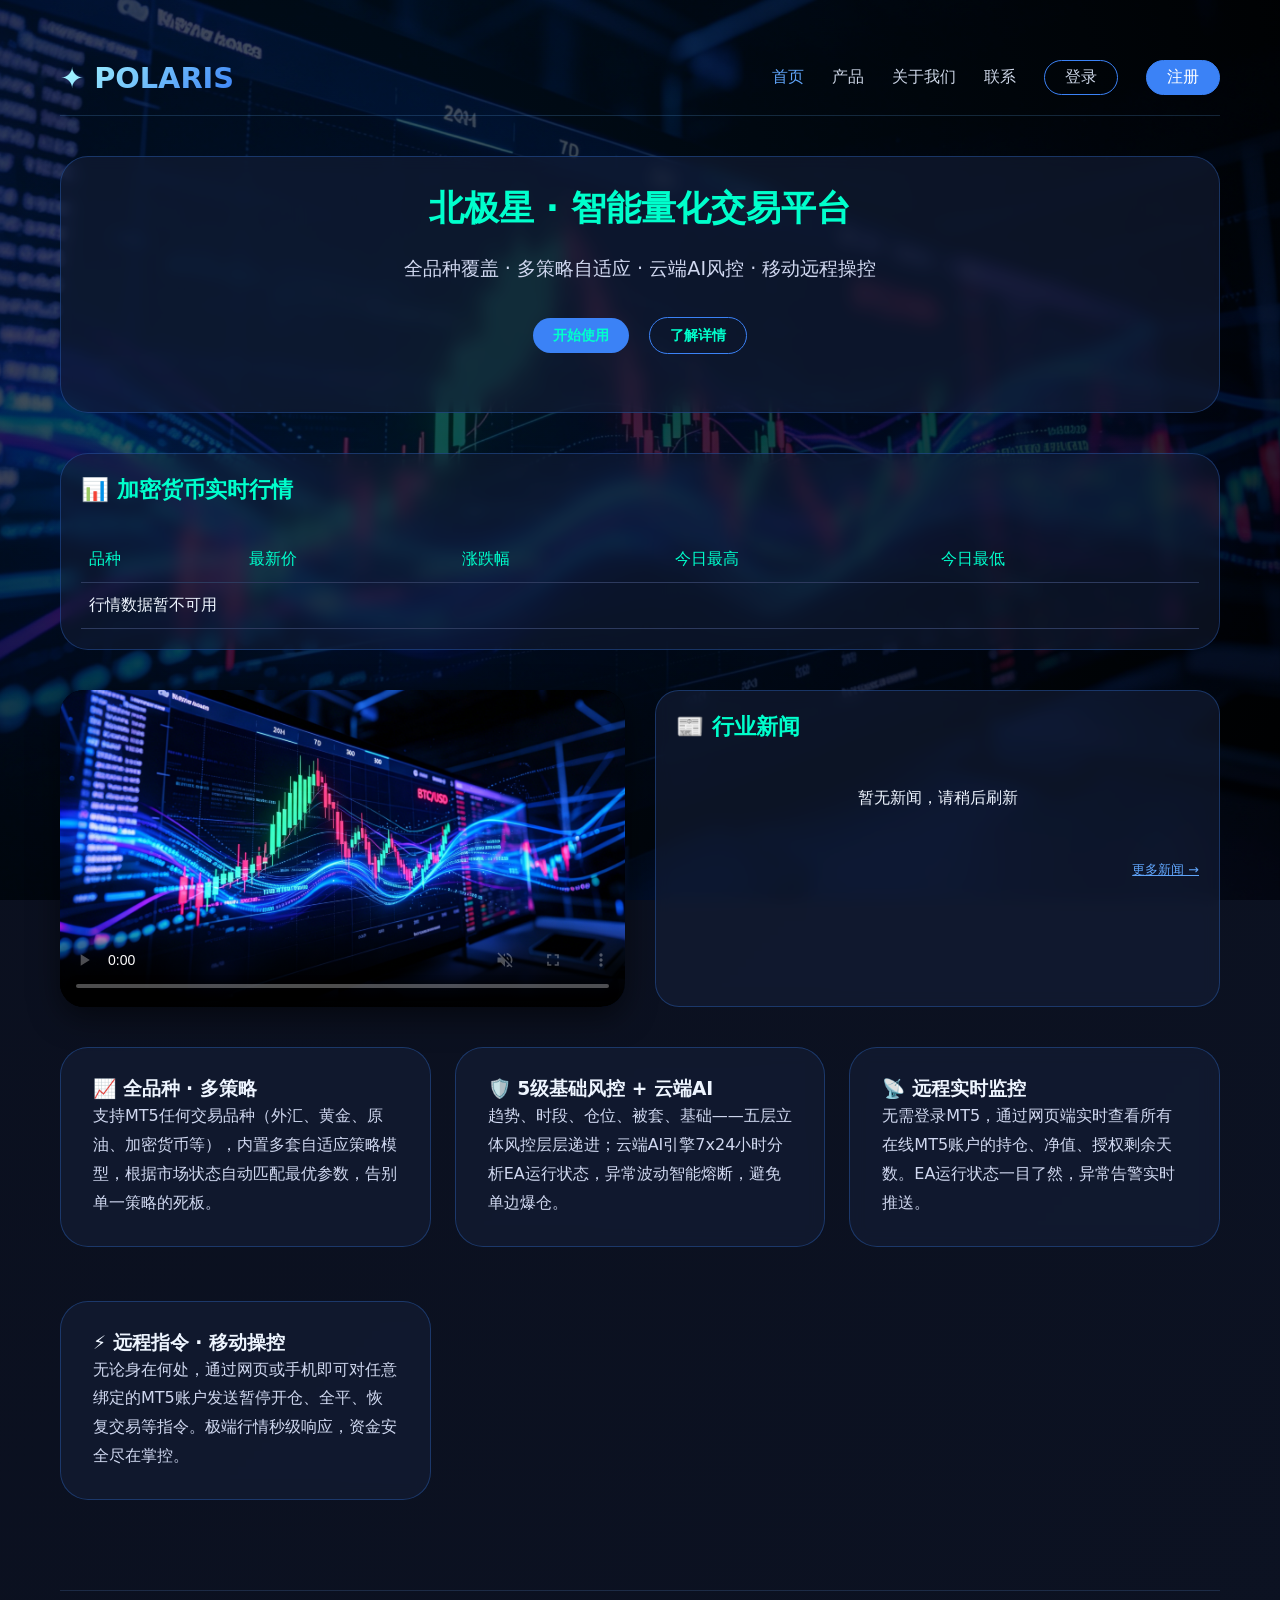
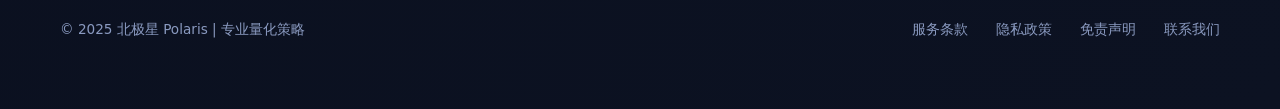
<file: index.html>
<!DOCTYPE html>
<html lang="zh-CN">
<head>
    <meta charset="UTF-8">
    <meta name="viewport" content="width=device-width, initial-scale=1.0, viewport-fit=cover">
    <title>北极星 EA | 全品种智能量化平台</title>
    <link rel="stylesheet" href="/style.css">
    <style>
        /* 主页额外样式 */
        .video-news-section {
            display: grid;
            grid-template-columns: 1fr 1fr;
            gap: 30px;
            margin: 40px 0;
        }
        .video-container {
            background: #000;
            border-radius: 24px;
            overflow: hidden;
            box-shadow: 0 10px 30px rgba(0,0,0,0.5);
        }
        .video-container video {
            width: 100%;
            display: block;
            outline: none;
        }
        .news-container {
            background: rgba(20,30,55,0.6);
            backdrop-filter: blur(8px);
            border-radius: 24px;
            padding: 20px;
            border: 1px solid rgba(59,130,246,0.3);
        }
        .news-container h3 {
            color: #00ffcc;
            margin-bottom: 16px;
            font-size: 1.4rem;
        }
        .news-list {
            list-style: none;
            padding: 0;
            max-height: 400px;
            overflow-y: auto;
        }
        .news-list li {
            margin-bottom: 16px;
            border-bottom: 1px solid rgba(100,150,220,0.2);
            padding-bottom: 12px;
        }
        .news-list li a {
            color: #eef5ff;
            text-decoration: none;
            font-weight: 500;
            transition: 0.2s;
            display: block;
        }
        .news-list li a:hover {
            color: #60a5fa;
            transform: translateX(4px);
        }
        .news-date {
            font-size: 0.75rem;
            color: #8a9ac0;
            margin-top: 6px;
        }
        /* 行情模块 */
        .market-ticker {
            margin: 40px 0 20px;
            background: rgba(20,30,55,0.5);
            backdrop-filter: blur(8px);
            border-radius: 28px;
            padding: 20px;
            border: 1px solid rgba(59,130,246,0.3);
        }
        .market-header {
            display: flex;
            justify-content: space-between;
            align-items: baseline;
            flex-wrap: wrap;
            margin-bottom: 16px;
        }
        .market-header h3 {
            color: #00ffcc;
            font-size: 1.4rem;
            margin: 0;
        }
        .update-time {
            font-size: 0.75rem;
            color: #8a9ac0;
        }
        .market-table {
            width: 100%;
            border-collapse: collapse;
        }
        .market-table th, .market-table td {
            padding: 12px 8px;
            text-align: left;
            border-bottom: 1px solid #2d3a5e;
        }
        .market-table th {
            color: #00ffcc;
            font-weight: 500;
        }
        .market-table tr:hover {
            background: rgba(59,130,246,0.1);
        }
        .positive {
            color: #00ff9d;
        }
        .negative {
            color: #ff4d4d;
        }
        @media (max-width: 800px) {
            .video-news-section {
                grid-template-columns: 1fr;
            }
            .market-table th, .market-table td {
                font-size: 0.8rem;
                padding: 8px 4px;
            }
        }
    </style>
</head>
<body class="public-page">
<div class="hero-bg"></div>
<div class="overlay"></div>
<div class="content">
    <nav class="public-nav">
        <div class="logo">✦ POLARIS</div>
        <div class="nav-links">
            <a href="/index.html" style="color:#60a5fa;">首页</a>
            <a href="/product.html">产品</a>
            <a href="/about.html">关于我们</a>
            <a href="/contact.html">联系</a>
            <a href="/login.html" class="btn-outline">登录</a>
            <a href="/login.html?register=1" class="btn-outline" style="background:#3b82f6;color:white;">注册</a>
        </div>
    </nav>

    <!-- Hero 区域 -->
    <div class="public-card" style="text-align:center;">
        <h1>北极星 · 智能量化交易平台</h1>
        <p style="font-size:1.2rem;">全品种覆盖 · 多策略自适应 · 云端AI风控 · 移动远程操控</p>
        <div style="margin: 30px 0;">
            <a href="/login.html" class="btn" style="margin-right:15px;">开始使用</a>
            <a href="/product.html" class="btn btn-outline">了解详情</a>
        </div>
    </div>

    <!-- 实时行情模块（仅加密货币） -->
    <div class="market-ticker">
        <div class="market-header">
            <h3>📊 加密货币实时行情</h3>
            <span class="update-time" id="marketUpdateTime"></span>
        </div>
        <div style="overflow-x: auto;">
            <table class="market-table" id="marketTable">
                <thead>
                    <tr>
                        <th>品种</th><th>最新价</th><th>涨跌幅</th><th>今日最高</th><th>今日最低</th>
                    </tr>
                </thead>
                <tbody id="marketTbody">
                    <tr><td colspan="5">加载中...</td</tr>
                </tbody>
            </table>
        </div>
    </div>

    <!-- 视频 + 新闻区域 -->
    <div class="video-news-section">
        <div class="video-container">
            <video controls width="100%" poster="/bj.jpg" autoplay loop muted>
                <source src="/polaris_intro.mp4" type="video/mp4">
                您的浏览器不支持视频播放。
            </video>
        </div>
        <div class="news-container">
            <h3>📰 行业新闻</h3>
            <div id="newsList" class="news-list">
                <div style="text-align:center; padding:30px;">加载中...</div>
            </div>
            <div style="margin-top:20px; text-align:right;">
                <a href="https://www.jin10.com" target="_blank" style="color:#60a5fa; font-size:0.8rem;">更多新闻 →</a>
            </div>
        </div>
    </div>

    <!-- 产品特性卡片（宣传版） -->
    <div style="display: grid; grid-template-columns: repeat(auto-fit, minmax(280px,1fr)); gap: 24px;">
        <div class="public-card">
            <h3>📈 全品种 · 多策略</h3>
            <p>支持MT5任何交易品种（外汇、黄金、原油、加密货币等），内置多套自适应策略模型，根据市场状态自动匹配最优参数，告别单一策略的死板。</p>
        </div>
        <div class="public-card">
            <h3>🛡️ 5级基础风控 + 云端AI</h3>
            <p>趋势、时段、仓位、被套、基础——五层立体风控层层递进；云端AI引擎7x24小时分析EA运行状态，异常波动智能熔断，避免单边爆仓。</p>
        </div>
        <div class="public-card">
            <h3>📡 远程实时监控</h3>
            <p>无需登录MT5，通过网页端实时查看所有在线MT5账户的持仓、净值、授权剩余天数。EA运行状态一目了然，异常告警实时推送。</p>
        </div>
        <div class="public-card">
            <h3>⚡ 远程指令 · 移动操控</h3>
            <p>无论身在何处，通过网页或手机即可对任意绑定的MT5账户发送暂停开仓、全平、恢复交易等指令。极端行情秒级响应，资金安全尽在掌控。</p>
        </div>
    </div>

    <footer class="public-footer">
        <div>© 2025 北极星 Polaris | 专业量化策略</div>
        <div class="footer-links">
            <a href="/terms.html">服务条款</a>
            <a href="/privacy.html">隐私政策</a>
            <a href="/disclaimer.html">免责声明</a>
            <a href="/contact.html">联系我们</a>
        </div>
    </footer>
</div>

<script>
    // ---------- 行情数据（仅加密货币，使用 CoinGecko）----------
    const cryptoInstruments = [
        { id: 'bitcoin', name: '比特币', symbol: 'BTC' },
        { id: 'ethereum', name: '以太坊', symbol: 'ETH' },
        { id: 'solana', name: 'Solana', symbol: 'SOL' },
        { id: 'ripple', name: '瑞波币', symbol: 'XRP' },
        { id: 'dogecoin', name: '狗狗币', symbol: 'DOGE' }
    ];

    async function fetchCryptoPrices() {
        const ids = cryptoInstruments.map(i => i.id).join(',');
        const url = `https://api.coingecko.com/api/v3/simple/price?ids=${ids}&vs_currencies=usd&include_24hr_change=true&include_24hr_high=true&include_24hr_low=true`;
        try {
            const res = await fetch(url);
            const data = await res.json();
            return data;
        } catch (err) {
            console.error('获取加密货币数据失败:', err);
            return null;
        }
    }

    async function loadMarketData() {
        const tbody = document.getElementById('marketTbody');
        tbody.innerHTML = '<tr><td colspan="5">加载行情中...</td</tr>';
        
        const cryptoData = await fetchCryptoPrices();
        if (!cryptoData) {
            tbody.innerHTML = '<tr><td colspan="5">行情数据暂不可用</td</tr>';
            return;
        }

        let rowsHtml = '';
        for (const inst of cryptoInstruments) {
            const d = cryptoData[inst.id];
            if (!d) {
                rowsHtml += `<tr><td><strong>${inst.name}</strong> (${inst.symbol})</td><td colspan="4">--</td></tr>`;
                continue;
            }
            const price = d.usd ? d.usd.toFixed(2) : '--';
            const change = d.usd_24h_change ? d.usd_24h_change.toFixed(2) : '--';
            const high = (d.usd_24h_high !== undefined && d.usd_24h_high !== null) ? d.usd_24h_high.toFixed(2) : '--';
            const low  = (d.usd_24h_low  !== undefined && d.usd_24h_low  !== null) ? d.usd_24h_low.toFixed(2)  : '--';
            const changeClass = (d.usd_24h_change && d.usd_24h_change > 0) ? 'positive' : (d.usd_24h_change && d.usd_24h_change < 0) ? 'negative' : '';
            const changeSign = (change !== '--' && parseFloat(change) > 0) ? '+' : '';
            rowsHtml += `
                <tr>
                    <td><strong>${inst.name}</strong> (${inst.symbol})</td>
                    <td>$${price}</td>
                    <td class="${changeClass}">${changeSign}${change}%</td>
                    <td>$${high}</td>
                    <td>$${low}</td>
                </tr>
            `;
        }
        tbody.innerHTML = rowsHtml;
        const timeSpan = document.getElementById('marketUpdateTime');
        if (timeSpan) {
            const now = new Date();
            timeSpan.innerText = `更新于 ${now.toLocaleTimeString('zh-CN')}`;
        }
    }

    loadMarketData();
    setInterval(loadMarketData, 60000);

    // ---------- 中文新闻聚合（使用 RSSHub 公共实例，如果完全不可用可替换为静态提示）----------
    const newsSources = [
        { name: '华尔街见闻', url: 'https://rsshub.app/wallstreetcn/latest' },
        { name: '汇通网', url: 'https://www.fx678.com/news/fxnews/rss' },
        { name: '金十数据（代理）', url: 'https://rsshub.app/jin10/latest' }
    ];

    async function fetchRSS(url) {
        const proxyUrl = `https://api.rss2json.com/v1/api.json?rss_url=${encodeURIComponent(url)}`;
        try {
            const res = await fetch(proxyUrl);
            const data = await res.json();
            if (data.status === 'ok') return data.items;
            return [];
        } catch (err) {
            console.warn(`RSS 获取失败: ${url}`, err);
            return [];
        }
    }

    async function loadAllNews() {
        const container = document.getElementById('newsList');
        if (!container) return;
        container.innerHTML = '<div style="text-align:center; padding:30px;">聚合新闻中...</div>';
        
        const results = await Promise.all(newsSources.map(s => fetchRSS(s.url)));
        let allItems = [];
        for (let i = 0; i < results.length; i++) {
            const items = results[i];
            items.forEach(item => {
                allItems.push({
                    title: item.title,
                    link: item.link,
                    pubDate: new Date(item.pubDate),
                    source: newsSources[i].name
                });
            });
        }
        const unique = new Map();
        allItems.forEach(item => {
            const key = item.title.slice(0, 50);
            if (!unique.has(key)) unique.set(key, item);
        });
        let uniqueItems = Array.from(unique.values());
        uniqueItems.sort((a,b) => b.pubDate - a.pubDate);
        const latestNews = uniqueItems.slice(0, 15);
        
        if (latestNews.length === 0) {
            container.innerHTML = '<div style="text-align:center; padding:30px;">暂无新闻，请稍后刷新</div>';
            return;
        }
        
        container.innerHTML = '';
        latestNews.forEach(news => {
            const li = document.createElement('li');
            const dateStr = news.pubDate.toLocaleDateString('zh-CN');
            li.innerHTML = `
                <a href="${news.link}" target="_blank" rel="noopener noreferrer">${news.title}</a>
                <div class="news-date">${dateStr} · ${news.source}</div>
            `;
            container.appendChild(li);
        });
    }
    
    loadAllNews();
    setInterval(loadAllNews, 3600000);
</script>
<script src="/bg-slideshow.js"></script>
</body>
</html>
</file>
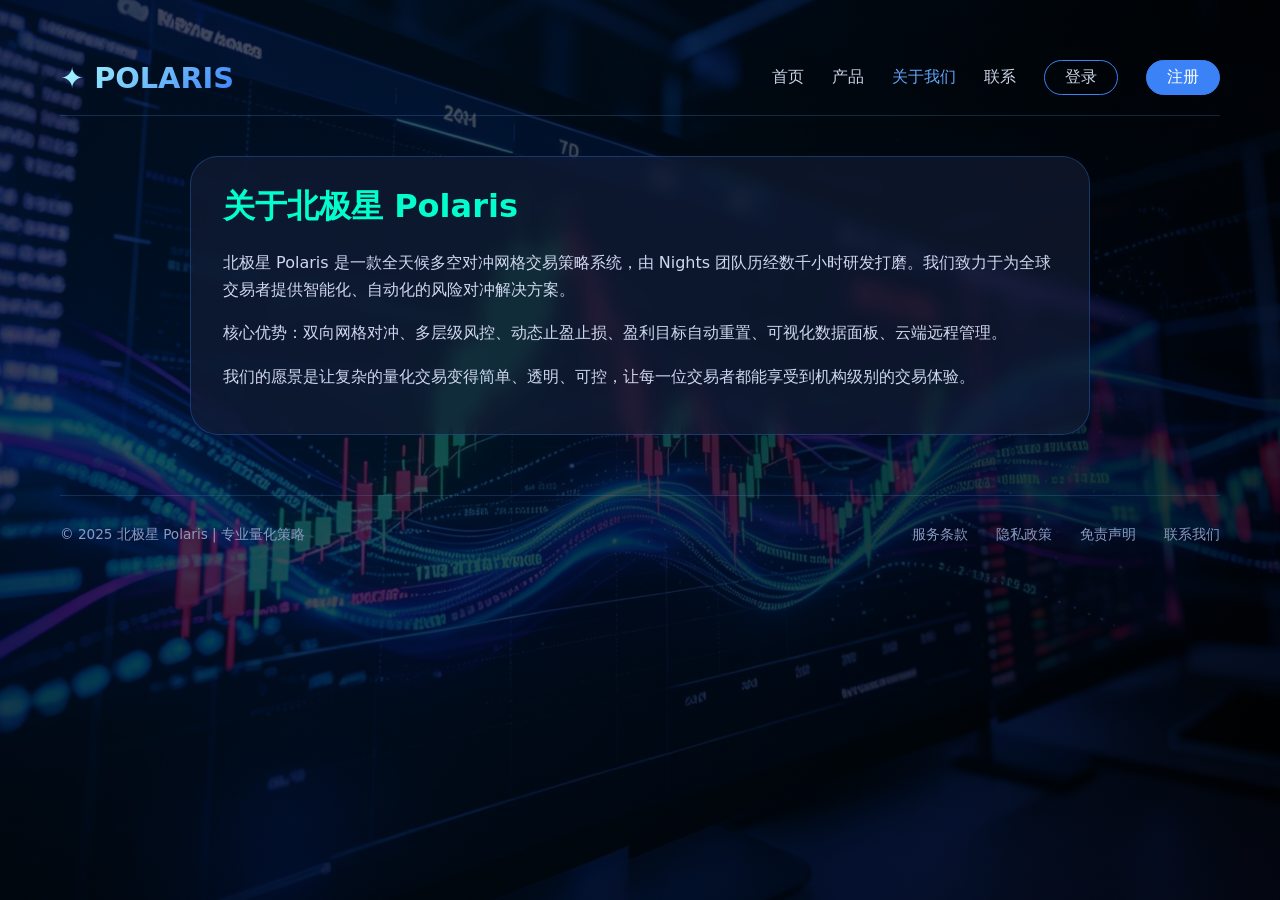
<file: about.html>
<!DOCTYPE html>
<html lang="zh-CN">
<head>
    <meta charset="UTF-8">
    <meta name="viewport" content="width=device-width, initial-scale=1.0">
    <title>关于我们 - 北极星 Polaris</title>
    <link rel="stylesheet" href="/style.css">
    <style>
        .about-content { max-width: 900px; margin: 0 auto; }
        .about-content h1 { font-size: 2rem; margin-bottom: 20px; color: #00ffcc; }
        .about-content p { line-height: 1.7; margin-bottom: 16px; }
    </style>
</head>
<body class="public-page">
<div class="hero-bg"></div>
<div class="overlay"></div>
<div class="content">
    <nav class="public-nav">
        <div class="logo">✦ POLARIS</div>
        <div class="nav-links">
            <a href="/index.html">首页</a>
            <a href="/product.html">产品</a>
            <a href="/about.html" style="color:#60a5fa;">关于我们</a>
            <a href="/contact.html">联系</a>
            <a href="/login.html" class="btn-outline">登录</a>
            <a href="/login.html?register=1" class="btn-outline" style="background:#3b82f6;color:white;">注册</a>
        </div>
    </nav>

    <div class="about-content public-card">
        <h1>关于北极星 Polaris</h1>
        <p>北极星 Polaris 是一款全天候多空对冲网格交易策略系统，由 Nights 团队历经数千小时研发打磨。我们致力于为全球交易者提供智能化、自动化的风险对冲解决方案。</p>
        <p>核心优势：双向网格对冲、多层级风控、动态止盈止损、盈利目标自动重置、可视化数据面板、云端远程管理。</p>
        <p>我们的愿景是让复杂的量化交易变得简单、透明、可控，让每一位交易者都能享受到机构级别的交易体验。</p>
    </div>

    <footer class="public-footer">
        <div>© 2025 北极星 Polaris | 专业量化策略</div>
        <div class="footer-links">
            <a href="/terms.html">服务条款</a>
            <a href="/privacy.html">隐私政策</a>
            <a href="/disclaimer.html">免责声明</a>
            <a href="/contact.html">联系我们</a>
        </div>
    </footer>
</div>
<script src="/bg-slideshow.js"></script>
</body>
</html>
</file>
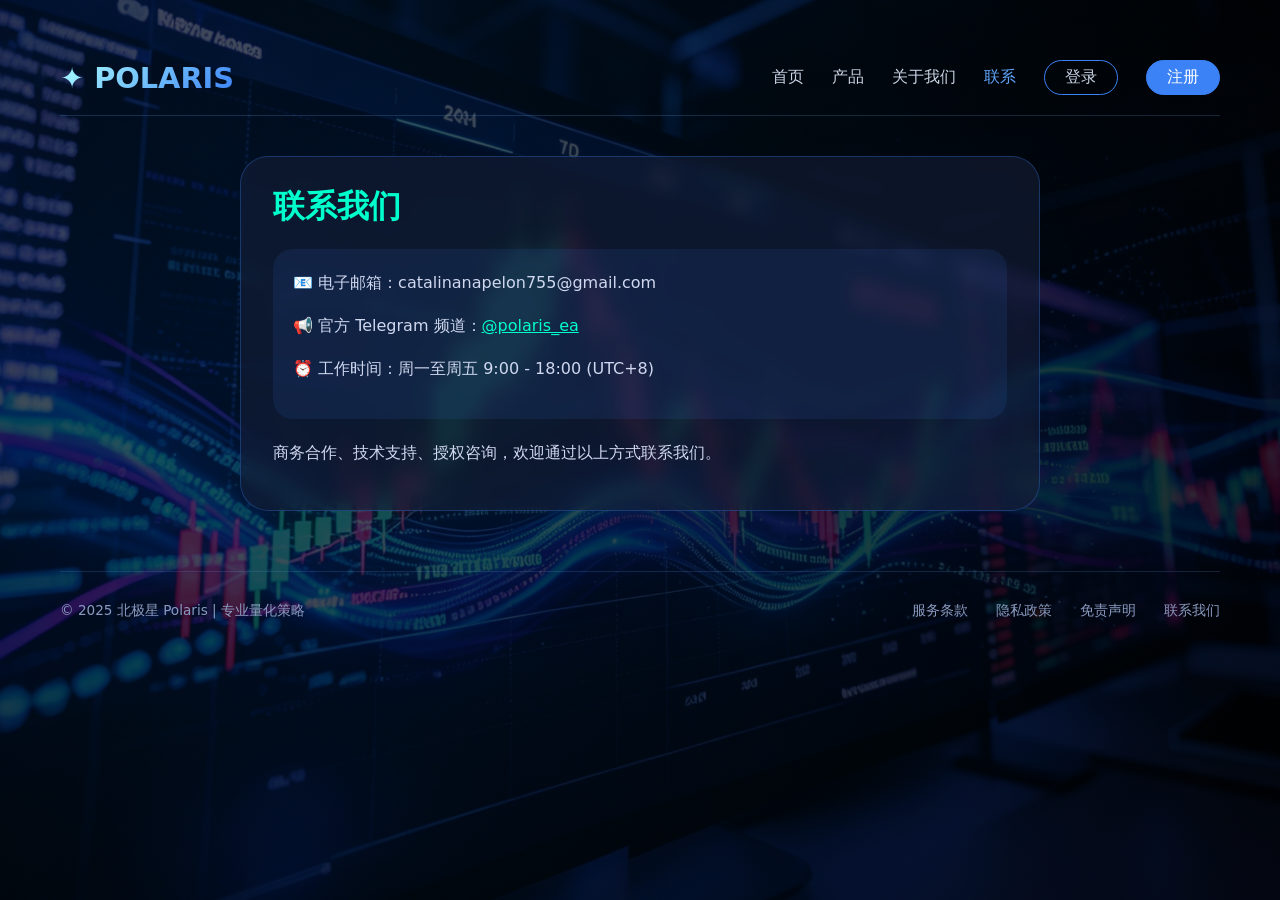
<file: contact.html>
<!DOCTYPE html>
<html lang="zh-CN">
<head>
    <meta charset="UTF-8">
    <meta name="viewport" content="width=device-width, initial-scale=1.0">
    <title>联系我们 - 北极星 Polaris</title>
    <link rel="stylesheet" href="/style.css">
    <style>
        .contact-content { max-width: 800px; margin: 0 auto; }
        .contact-content h1 { font-size: 2rem; margin-bottom: 20px; color: #00ffcc; }
        .contact-content p { line-height: 1.7; margin-bottom: 16px; }
        .contact-info { background: rgba(59,130,246,0.1); border-radius: 20px; padding: 20px; margin: 20px 0; }
    </style>
</head>
<body class="public-page">
<div class="hero-bg"></div>
<div class="overlay"></div>
<div class="content">
    <nav class="public-nav">
        <div class="logo">✦ POLARIS</div>
        <div class="nav-links">
            <a href="/index.html">首页</a>
            <a href="/product.html">产品</a>
            <a href="/about.html">关于我们</a>
            <a href="/contact.html" style="color:#60a5fa;">联系</a>
            <a href="/login.html" class="btn-outline">登录</a>
            <a href="/login.html?register=1" class="btn-outline" style="background:#3b82f6;color:white;">注册</a>
        </div>
    </nav>

    <div class="contact-content public-card">
        <h1>联系我们</h1>
        <div class="contact-info">
            <p>📧 电子邮箱：catalinanapelon755@gmail.com</p>
            <p>📢 官方 Telegram 频道：<a href="https://t.me/polaris_ea" target="_blank">@polaris_ea</a></p>
            <p>⏰ 工作时间：周一至周五 9:00 - 18:00 (UTC+8)</p>
        </div>
        <p>商务合作、技术支持、授权咨询，欢迎通过以上方式联系我们。</p>
    </div>

    <footer class="public-footer">
        <div>© 2025 北极星 Polaris | 专业量化策略</div>
        <div class="footer-links">
            <a href="/terms.html">服务条款</a>
            <a href="/privacy.html">隐私政策</a>
            <a href="/disclaimer.html">免责声明</a>
            <a href="/contact.html">联系我们</a>
        </div>
    </footer>
</div>
<script src="/bg-slideshow.js"></script>
</body>
</html>
</file>
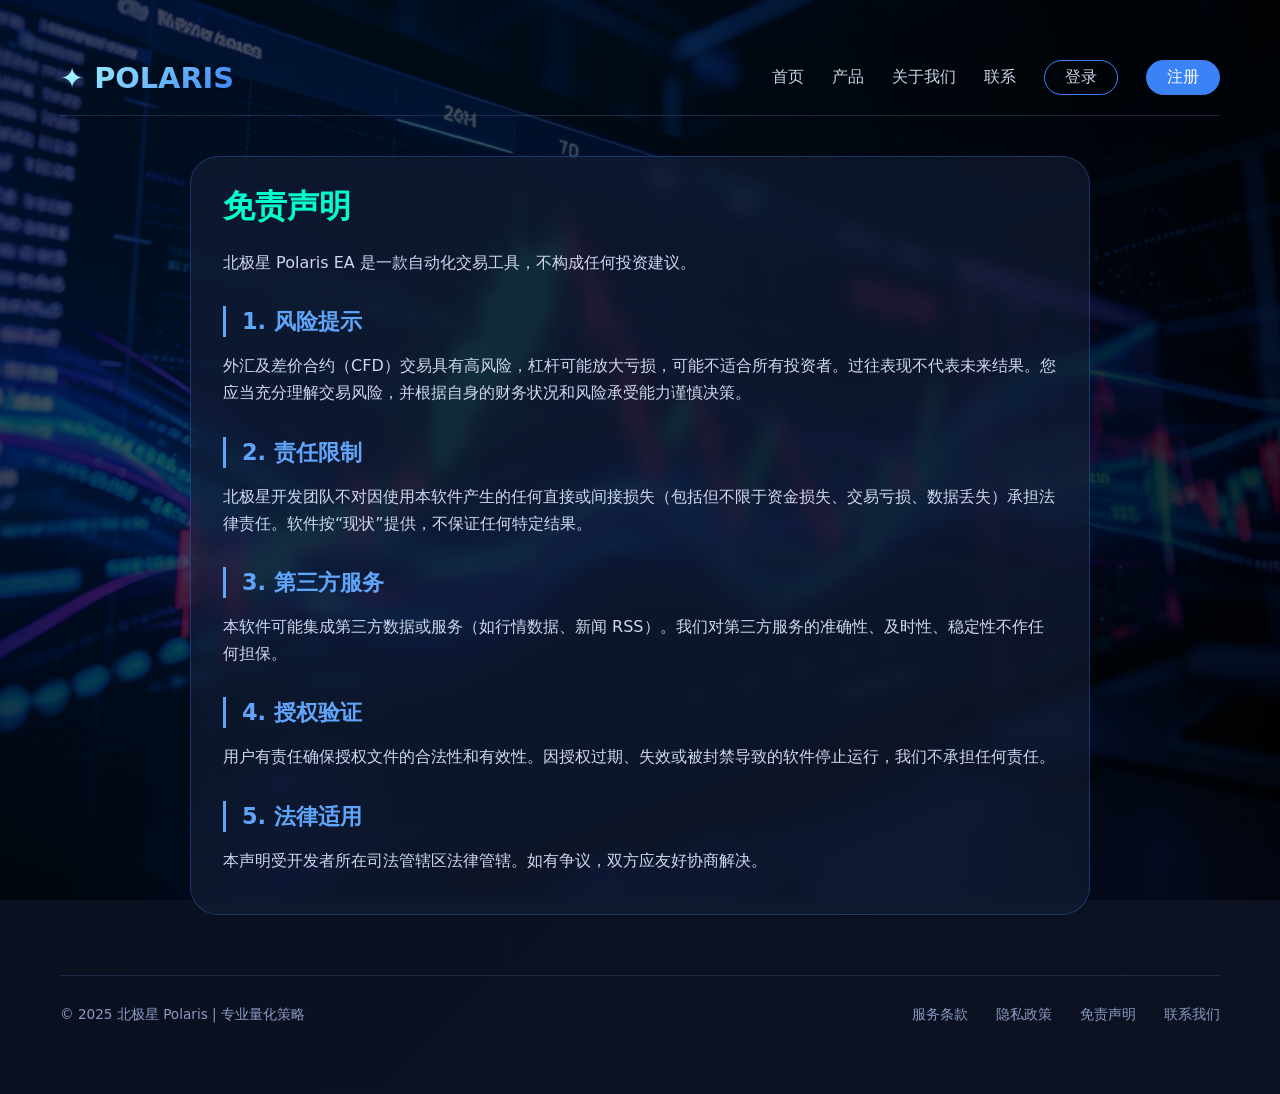
<file: disclaimer.html>
<!DOCTYPE html>
<html lang="zh-CN">
<head>
    <meta charset="UTF-8">
    <meta name="viewport" content="width=device-width, initial-scale=1.0">
    <title>免责声明 - 北极星 Polaris</title>
    <link rel="stylesheet" href="/style.css">
    <style>
        .legal-content { max-width: 900px; margin: 0 auto; }
        .legal-content h1 { font-size: 2rem; margin-bottom: 20px; color: #00ffcc; }
        .legal-content h2 { font-size: 1.4rem; margin: 30px 0 15px; color: #60a5fa; border-left: 3px solid #60a5fa; padding-left: 16px; }
        .legal-content p { line-height: 1.7; margin-bottom: 12px; }
    </style>
</head>
<body class="public-page">
<div class="hero-bg"></div>
<div class="overlay"></div>
<div class="content">
    <nav class="public-nav">
        <div class="logo">✦ POLARIS</div>
        <div class="nav-links">
            <a href="/index.html">首页</a>
            <a href="/product.html">产品</a>
            <a href="/about.html">关于我们</a>
            <a href="/contact.html">联系</a>
            <a href="/login.html" class="btn-outline">登录</a>
            <a href="/login.html?register=1" class="btn-outline" style="background:#3b82f6;color:white;">注册</a>
        </div>
    </nav>

    <div class="legal-content public-card">
        <h1>免责声明</h1>
        <p>北极星 Polaris EA 是一款自动化交易工具，不构成任何投资建议。</p>
        <h2>1. 风险提示</h2>
        <p>外汇及差价合约（CFD）交易具有高风险，杠杆可能放大亏损，可能不适合所有投资者。过往表现不代表未来结果。您应当充分理解交易风险，并根据自身的财务状况和风险承受能力谨慎决策。</p>
        <h2>2. 责任限制</h2>
        <p>北极星开发团队不对因使用本软件产生的任何直接或间接损失（包括但不限于资金损失、交易亏损、数据丢失）承担法律责任。软件按“现状”提供，不保证任何特定结果。</p>
        <h2>3. 第三方服务</h2>
        <p>本软件可能集成第三方数据或服务（如行情数据、新闻 RSS）。我们对第三方服务的准确性、及时性、稳定性不作任何担保。</p>
        <h2>4. 授权验证</h2>
        <p>用户有责任确保授权文件的合法性和有效性。因授权过期、失效或被封禁导致的软件停止运行，我们不承担任何责任。</p>
        <h2>5. 法律适用</h2>
        <p>本声明受开发者所在司法管辖区法律管辖。如有争议，双方应友好协商解决。</p>
    </div>

    <footer class="public-footer">
        <div>© 2025 北极星 Polaris | 专业量化策略</div>
        <div class="footer-links">
            <a href="/terms.html">服务条款</a>
            <a href="/privacy.html">隐私政策</a>
            <a href="/disclaimer.html">免责声明</a>
            <a href="/contact.html">联系我们</a>
        </div>
    </footer>
</div>
<script src="/bg-slideshow.js"></script>
</body>
</html>
</file>
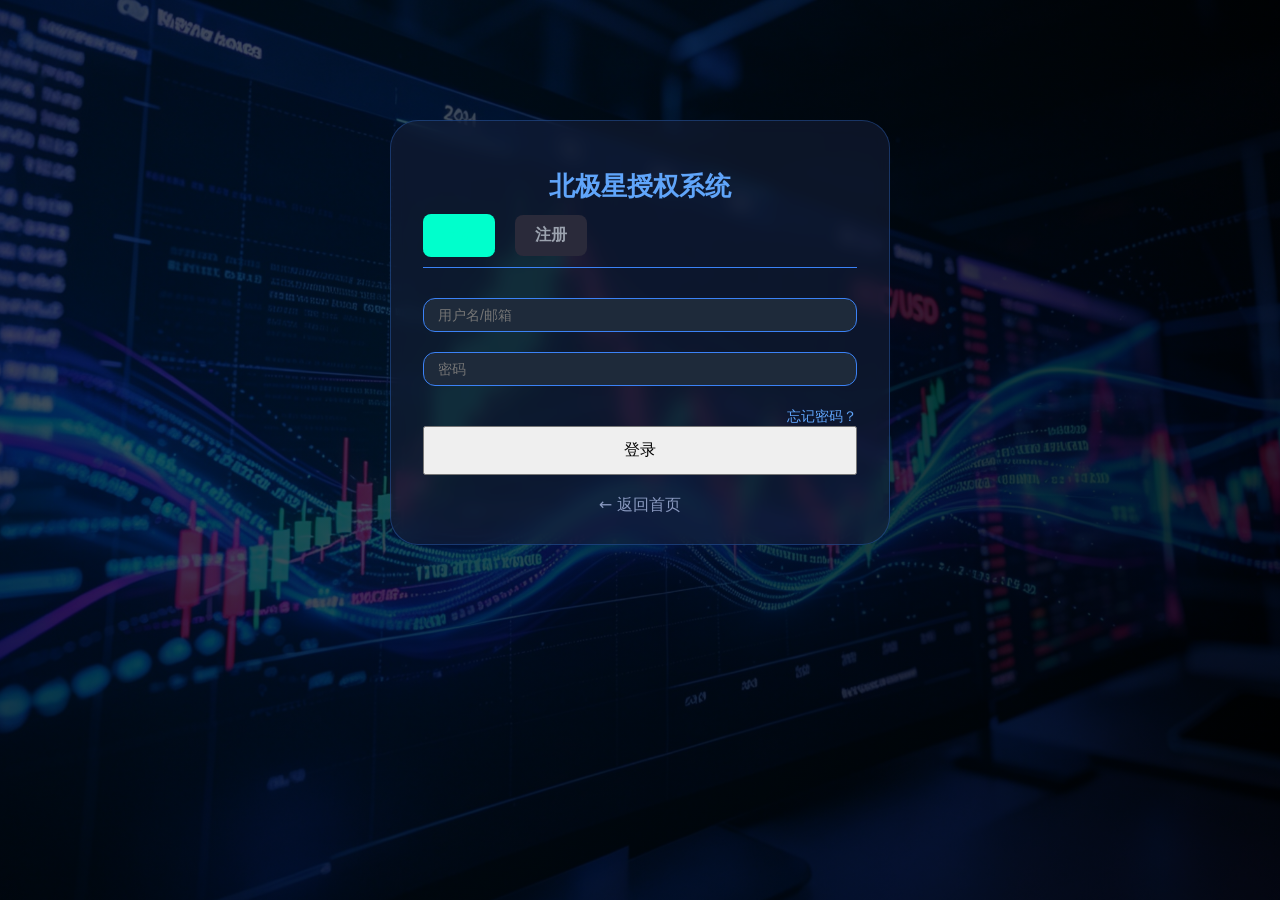
<file: login.html>
<!DOCTYPE html>
<html lang="zh-CN">
<head>
    <meta charset="UTF-8">
    <meta name="viewport" content="width=device-width, initial-scale=1.0">
    <title>北极星 | 登录</title>
    <link rel="stylesheet" href="/style.css">
    <style>
        .login-container { max-width: 500px; margin: 80px auto; }
        .tab-bar { display: flex; gap: 20px; margin-bottom: 30px; border-bottom: 1px solid #3b82f6; }
        .tab { padding: 10px 20px; cursor: pointer; color: #9ca3af; font-weight: 600; }
        .tab.active { color: #00ffcc; border-bottom: 2px solid #00ffcc; }
        .form-group { margin-bottom: 20px; }
        .form-group input { width: 100%; }
        button { width: 100%; padding: 12px; font-size: 1rem; }
        .forgot-pwd { text-align: right; margin-top: 8px; }
        .forgot-pwd a { color: #60a5fa; font-size: 0.85rem; cursor: pointer; }
        .back-home { text-align: center; margin-top: 20px; }
        .back-home a { color: #8a9ac0; text-decoration: none; }
        .modal { display: none; position: fixed; top: 0; left: 0; width: 100%; height: 100%; background: rgba(0,0,0,0.7); justify-content: center; align-items: center; z-index: 1000; }
        .modal-content { background: #1e2a3a; padding: 30px; border-radius: 24px; max-width: 400px; width: 90%; text-align: center; border: 1px solid #3b82f6; }
        .modal-content p { margin-bottom: 20px; }
        .modal-content button { width: auto; padding: 8px 20px; }
    </style>
</head>
<body class="public-page">
<div class="hero-bg"></div>
<div class="overlay"></div>
<div class="content">
    <div class="login-container">
        <div class="public-card">
            <h2 style="text-align:center;">北极星授权系统</h2>
            <div class="tab-bar" id="tabBar">
                <div class="tab active" data-tab="login">登录</div>
                <div class="tab" data-tab="register">注册</div>
            </div>

            <div id="loginForm">
                <div class="form-group"><input type="text" id="loginAccount" placeholder="用户名/邮箱"></div>
                <div class="form-group"><input type="password" id="loginPassword" placeholder="密码"></div>
                <div class="forgot-pwd"><a id="forgotPwdBtn">忘记密码？</a></div>
                <button id="doLogin">登录</button>
                <div id="loginError" class="error" style="margin-top:12px;"></div>
            </div>

            <div id="registerForm" class="hidden">
                <div class="form-group"><input type="text" id="regUsername" placeholder="用户名"></div>
                <div class="form-group"><input type="text" id="regNickname" placeholder="昵称"></div>
                <div class="form-group"><input type="email" id="regEmail" placeholder="邮箱"></div>
                <div class="form-group"><input type="password" id="regPassword" placeholder="密码"></div>
                <div class="form-group"><input type="text" id="regInviteCode" placeholder="邀请码"></div>
                <button id="doRegister">注册</button>
                <div id="regError" class="error" style="margin-top:12px;"></div>
                <div id="regSuccess" class="success" style="margin-top:12px;"></div>
            </div>

            <div class="back-home"><a href="/index.html">← 返回首页</a></div>
        </div>
    </div>
</div>

<div id="forgotModal" class="modal">
    <div class="modal-content">
        <h3>🔐 忘记密码</h3>
        <p>请提供您的 MT5 账号，并联系管理员重置密码。</p>
        <p>管理员邮箱：<strong>catalinanapelon755@gmail.com</strong></p>
        <button id="closeModalBtn" class="btn">关闭</button>
    </div>
</div>

<script src="/common.js"></script>
<script>
    const modal = document.getElementById('forgotModal');
    document.getElementById('forgotPwdBtn').addEventListener('click', () => {
        modal.style.display = 'flex';
    });
    document.getElementById('closeModalBtn').addEventListener('click', () => {
        modal.style.display = 'none';
    });
    window.onclick = (e) => { if (e.target === modal) modal.style.display = 'none'; };

    const tabs = document.querySelectorAll('#tabBar .tab');
    const loginDiv = document.getElementById('loginForm');
    const registerDiv = document.getElementById('registerForm');
    tabs.forEach(tab => {
        tab.addEventListener('click', () => {
            tabs.forEach(t => t.classList.remove('active'));
            tab.classList.add('active');
            if (tab.dataset.tab === 'login') {
                loginDiv.classList.remove('hidden');
                registerDiv.classList.add('hidden');
            } else {
                loginDiv.classList.add('hidden');
                registerDiv.classList.remove('hidden');
            }
        });
    });

    document.getElementById('doLogin').addEventListener('click', async () => {
        const account = document.getElementById('loginAccount').value;
        const password = document.getElementById('loginPassword').value;
        const errorDiv = document.getElementById('loginError');
        errorDiv.innerText = '';
        try {
            const res = await fetch(`${API_BASE}/api/login`, {
                method: 'POST',
                headers: { 'Content-Type': 'application/json' },
                body: JSON.stringify({ account, password })
            });
            const data = await res.json();
            if (data.error) throw new Error(data.error);
            setToken(data.token);
            window.location.href = '/main.html';
        } catch (err) {
            errorDiv.innerText = err.message;
        }
    });

    document.getElementById('doRegister').addEventListener('click', async () => {
        const username = document.getElementById('regUsername').value.trim();
        const nickname = document.getElementById('regNickname').value.trim();
        const email = document.getElementById('regEmail').value.trim();
        const password = document.getElementById('regPassword').value;
        const invite_code = document.getElementById('regInviteCode').value.trim();
        const errorDiv = document.getElementById('regError');
        const successDiv = document.getElementById('regSuccess');
        errorDiv.innerText = '';
        successDiv.innerText = '';
        if (!username || !nickname || !email || !password || !invite_code) {
            errorDiv.innerText = '所有字段都是必填的';
            return;
        }
        try {
            const res = await fetch(`${API_BASE}/api/register`, {
                method: 'POST',
                headers: { 'Content-Type': 'application/json' },
                body: JSON.stringify({ username, nickname, email, password, invite_code })
            });
            const data = await res.json();
            if (data.error) throw new Error(data.error);
            successDiv.innerText = data.message;
            setTimeout(() => {
                document.querySelector('#tabBar .tab[data-tab="login"]').click();
                document.getElementById('loginAccount').value = username;
            }, 1500);
        } catch (err) {
            errorDiv.innerText = err.message;
        }
    });
</script>
<script src="/bg-slideshow.js"></script>
</body>
</html>
</file>
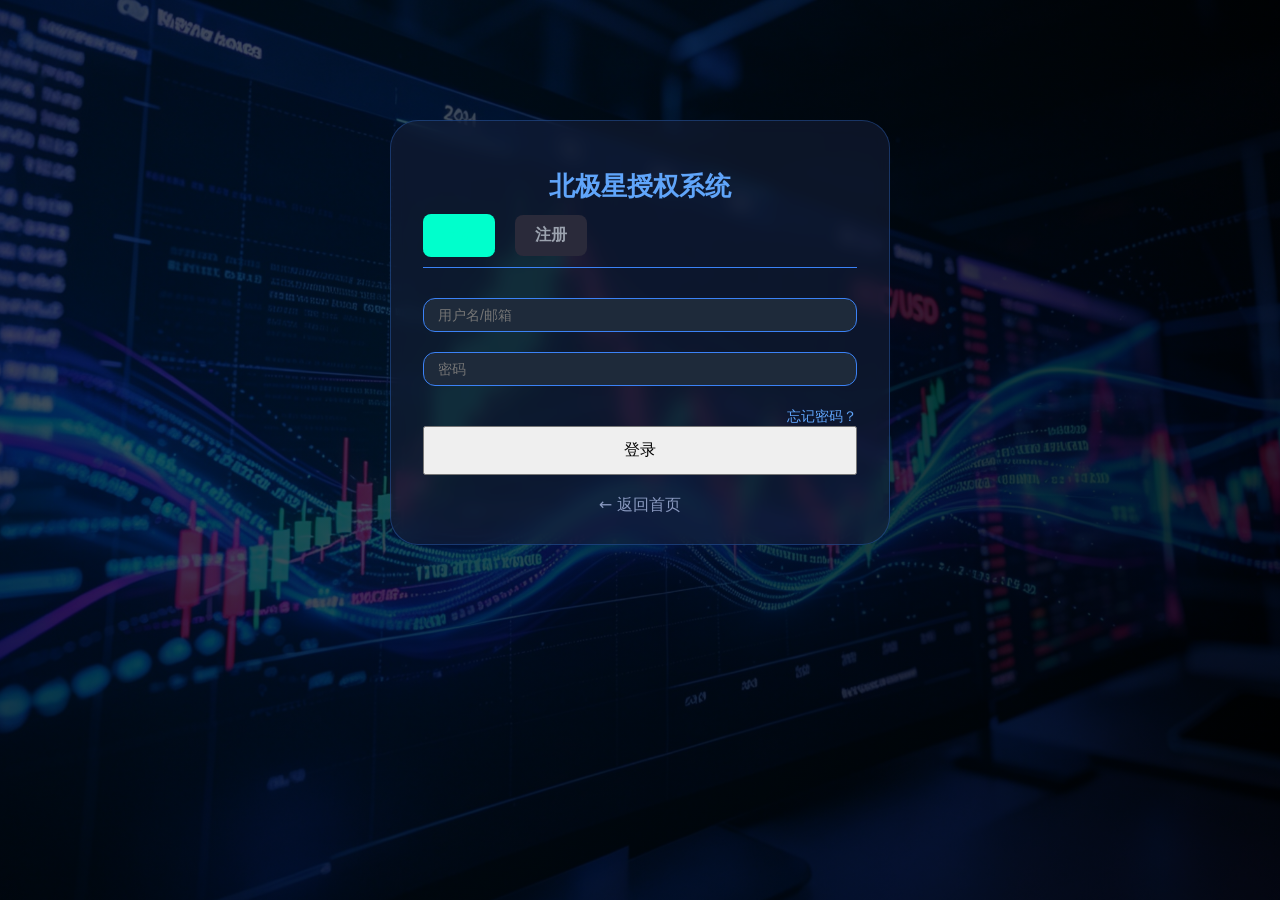
<file: main.html>
<!DOCTYPE html>
<html lang="zh-CN">
<head>
    <meta charset="UTF-8">
    <meta name="viewport" content="width=device-width, initial-scale=1.0">
    <title>北极星管理系统</title>
    <link rel="stylesheet" href="/style.css">
</head>
<body>
<div class="hero-bg"></div>
<div class="overlay"></div>
<div class="container">
    <div class="card" style="padding: 16px 24px;">
        <div class="flex-between">
            <div>
                <strong>在线: </strong><span id="onlineCount">0</span> / <span id="totalCount">0</span>
                <button class="btn btn-small" id="refreshBtn" style="margin-left:12px;">刷新</button>
            </div>
            <div>
                欢迎, <strong id="userName"></strong> (<span id="userRole"></span>)
                星币: <strong id="userStars">0</strong> 累计: <strong id="userTotalStars">0</strong>
                <button class="btn btn-small btn-outline" id="logoutBtn" style="margin-left:16px;">退出</button>
            </div>
        </div>
    </div>

    <div class="tab-bar" id="mainTabBar">
        <div class="tab active" data-page="clients">客户端监控</div>
        <div class="tab hidden" id="adminUsersTab" data-page="users">用户管理</div>
        <div class="tab" data-page="profile">个人信息</div>
        <div class="tab" data-page="download">📥 下载</div>
        <div class="tab" data-page="changelog">📋 更新日志</div>
        <div class="tab" data-page="logs">操作日志</div>
    </div>

    <div id="pageContainer">
        <div class="card" style="text-align:center;">加载中...</div>
    </div>
</div>

<script src="/common.js"></script>
<script>
    let currentUser = null;
    let currentPage = 'clients';

    window.onload = async () => {
        try {
            currentUser = await fetchCurrentUser();
            document.getElementById('userName').innerText = currentUser.nickname || currentUser.username;
            document.getElementById('userRole').innerText = getRoleText(currentUser.role);
            document.getElementById('userStars').innerText = currentUser.stars_balance;
            document.getElementById('userTotalStars').innerText = currentUser.total_stars_charged;

            const isSuperOrAgent = (currentUser.role === 'super_admin' || currentUser.role === 'agent');
            document.getElementById('adminUsersTab').classList.toggle('hidden', !isSuperOrAgent);

            loadPage('clients');
            bindEvents();
        } catch(e) {
            console.error(e);
            window.location.href = '/login.html';
        }
    };

    async function loadPage(pageName) {
        currentPage = pageName;
        const container = document.getElementById('pageContainer');
        container.innerHTML = '<div class="card" style="text-align:center;">加载中...</div>';
        try {
            const response = await fetch(`/pages/${pageName}.html`);
            if (!response.ok) throw new Error('页面不存在');
            const html = await response.text();
            container.innerHTML = html;
            setTimeout(() => {
                if (window.initPage) window.initPage(currentUser);
            }, 50);
        } catch(err) {
            container.innerHTML = `<div class="card"><p class="error">页面加载失败: ${err.message}</p></div>`;
        }
    }

    function bindEvents() {
        document.getElementById('logoutBtn').addEventListener('click', logout);
        document.getElementById('refreshBtn').addEventListener('click', async () => {
            await updateStarsDisplay();
            if (currentPage === 'clients' && window.loadClients) window.loadClients();
            if (currentPage === 'users' && window.loadUsersList) window.loadUsersList();
            if (currentPage === 'logs' && window.loadLogs) window.loadLogs();
        });

        const tabs = document.querySelectorAll('#mainTabBar .tab');
        tabs.forEach(tab => {
            tab.addEventListener('click', () => {
                const page = tab.dataset.page;
                if (!page) return;
                tabs.forEach(t => t.classList.remove('active'));
                tab.classList.add('active');
                loadPage(page);
            });
        });
    }

    window.refreshStars = async () => {
        await updateStarsDisplay();
    };
</script>
<script src="/bg-slideshow.js"></script>
</body>
</html>
</file>
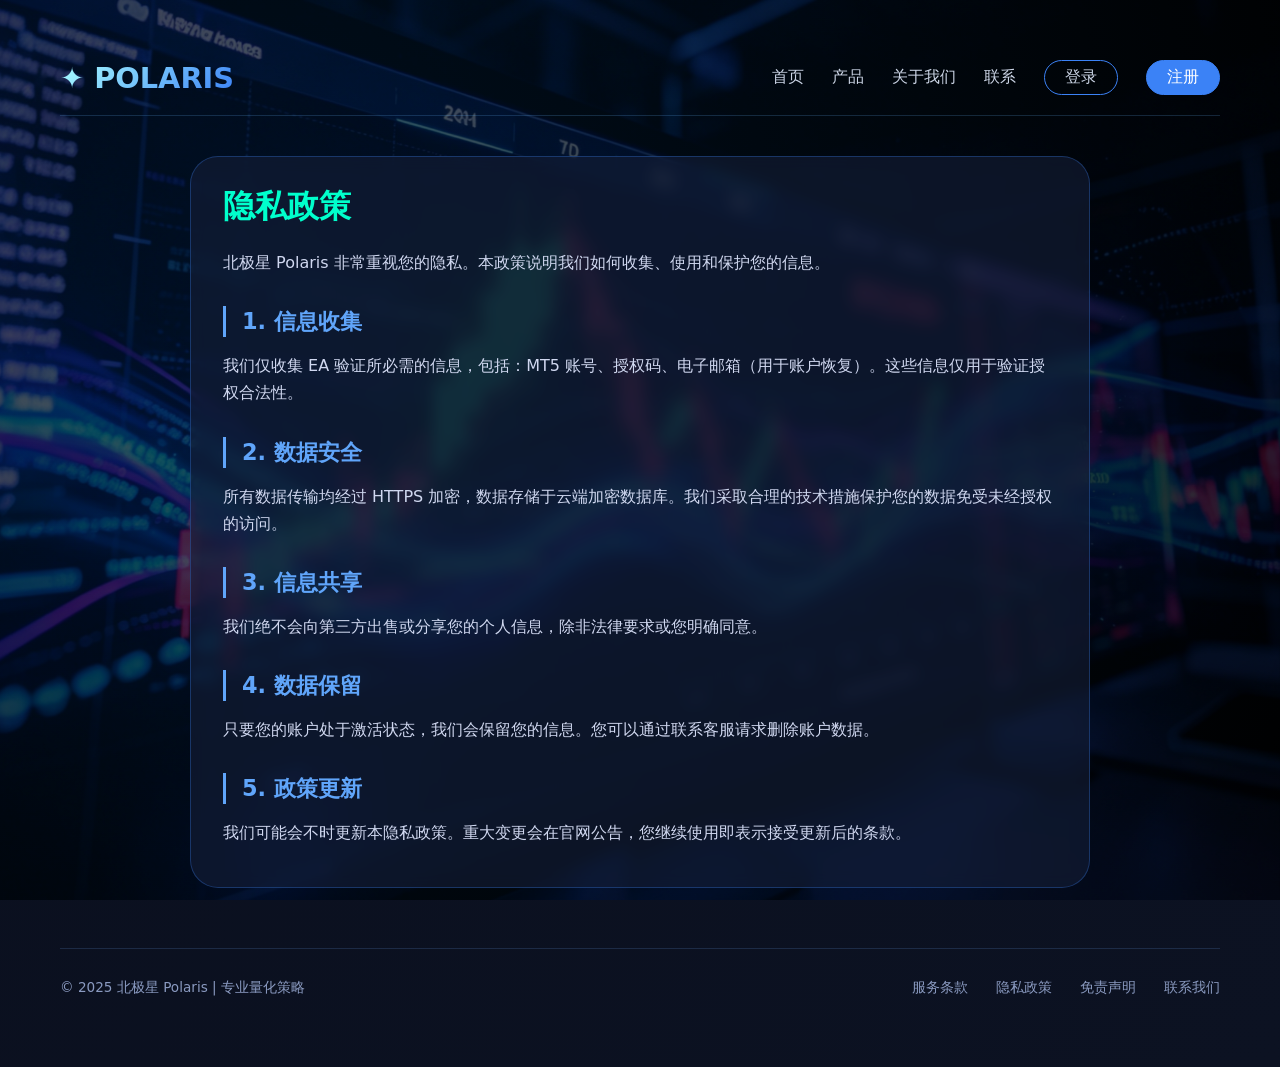
<file: privacy.html>
<!DOCTYPE html>
<html lang="zh-CN">
<head>
    <meta charset="UTF-8">
    <meta name="viewport" content="width=device-width, initial-scale=1.0">
    <title>隐私政策 - 北极星 Polaris</title>
    <link rel="stylesheet" href="/style.css">
    <style>
        .legal-content { max-width: 900px; margin: 0 auto; }
        .legal-content h1 { font-size: 2rem; margin-bottom: 20px; color: #00ffcc; }
        .legal-content h2 { font-size: 1.4rem; margin: 30px 0 15px; color: #60a5fa; border-left: 3px solid #60a5fa; padding-left: 16px; }
        .legal-content p { line-height: 1.7; margin-bottom: 12px; }
    </style>
</head>
<body class="public-page">
<div class="hero-bg"></div>
<div class="overlay"></div>
<div class="content">
    <nav class="public-nav">
        <div class="logo">✦ POLARIS</div>
        <div class="nav-links">
            <a href="/index.html">首页</a>
            <a href="/product.html">产品</a>
            <a href="/about.html">关于我们</a>
            <a href="/contact.html">联系</a>
            <a href="/login.html" class="btn-outline">登录</a>
            <a href="/login.html?register=1" class="btn-outline" style="background:#3b82f6;color:white;">注册</a>
        </div>
    </nav>

    <div class="legal-content public-card">
        <h1>隐私政策</h1>
        <p>北极星 Polaris 非常重视您的隐私。本政策说明我们如何收集、使用和保护您的信息。</p>
        <h2>1. 信息收集</h2>
        <p>我们仅收集 EA 验证所必需的信息，包括：MT5 账号、授权码、电子邮箱（用于账户恢复）。这些信息仅用于验证授权合法性。</p>
        <h2>2. 数据安全</h2>
        <p>所有数据传输均经过 HTTPS 加密，数据存储于云端加密数据库。我们采取合理的技术措施保护您的数据免受未经授权的访问。</p>
        <h2>3. 信息共享</h2>
        <p>我们绝不会向第三方出售或分享您的个人信息，除非法律要求或您明确同意。</p>
        <h2>4. 数据保留</h2>
        <p>只要您的账户处于激活状态，我们会保留您的信息。您可以通过联系客服请求删除账户数据。</p>
        <h2>5. 政策更新</h2>
        <p>我们可能会不时更新本隐私政策。重大变更会在官网公告，您继续使用即表示接受更新后的条款。</p>
    </div>

    <footer class="public-footer">
        <div>© 2025 北极星 Polaris | 专业量化策略</div>
        <div class="footer-links">
            <a href="/terms.html">服务条款</a>
            <a href="/privacy.html">隐私政策</a>
            <a href="/disclaimer.html">免责声明</a>
            <a href="/contact.html">联系我们</a>
        </div>
    </footer>
</div>
<script src="/bg-slideshow.js"></script>
</body>
</html>
</file>
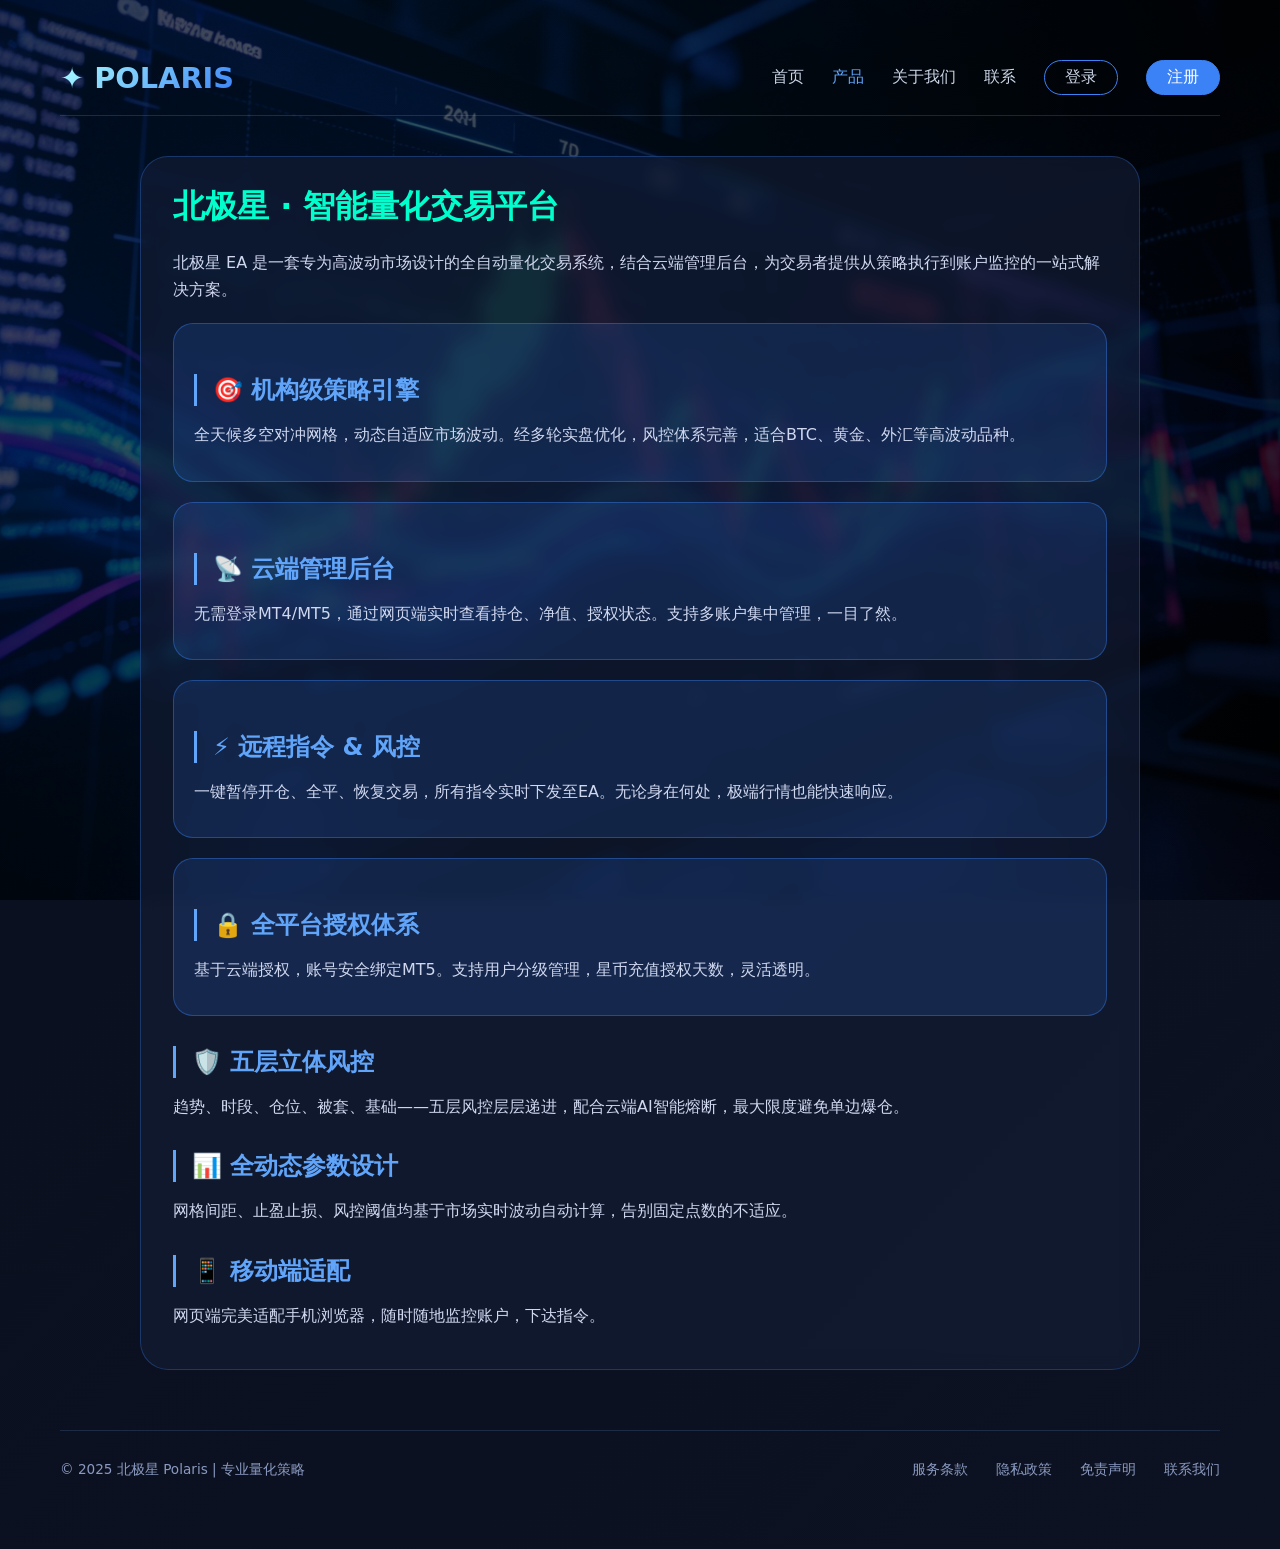
<file: product.html>
<!DOCTYPE html>
<html lang="zh-CN">
<head>
    <meta charset="UTF-8">
    <meta name="viewport" content="width=device-width, initial-scale=1.0">
    <title>产品特性 - 北极星 Polaris</title>
    <link rel="stylesheet" href="/style.css">
    <style>
        .product-content {
            max-width: 1000px;
            margin: 0 auto;
        }
        .product-content h1 {
            font-size: 2rem;
            margin-bottom: 20px;
            color: #00ffcc;
        }
        .product-content h2 {
            font-size: 1.5rem;
            margin: 30px 0 15px;
            color: #60a5fa;
            border-left: 3px solid #60a5fa;
            padding-left: 16px;
        }
        .product-content p, .product-content li {
            line-height: 1.7;
            margin-bottom: 12px;
        }
        .product-content ul {
            padding-left: 24px;
        }
        .feature-highlight {
            background: rgba(59,130,246,0.15);
            border-radius: 20px;
            padding: 20px;
            margin: 20px 0;
            border: 1px solid rgba(59,130,246,0.4);
        }
    </style>
</head>
<body class="public-page">
<div class="hero-bg"></div>
<div class="overlay"></div>
<div class="content">
    <nav class="public-nav">
        <div class="logo">✦ POLARIS</div>
        <div class="nav-links">
            <a href="/index.html">首页</a>
            <a href="/product.html" style="color:#60a5fa;">产品</a>
            <a href="/about.html">关于我们</a>
            <a href="/contact.html">联系</a>
            <a href="/login.html" class="btn-outline">登录</a>
            <a href="/login.html?register=1" class="btn-outline" style="background:#3b82f6;color:white;">注册</a>
        </div>
    </nav>

    <div class="product-content public-card">
        <h1>北极星 · 智能量化交易平台</h1>
        <p>北极星 EA 是一套专为高波动市场设计的全自动量化交易系统，结合云端管理后台，为交易者提供从策略执行到账户监控的一站式解决方案。</p>

        <div class="feature-highlight">
            <h2>🎯 机构级策略引擎</h2>
            <p>全天候多空对冲网格，动态自适应市场波动。经多轮实盘优化，风控体系完善，适合BTC、黄金、外汇等高波动品种。</p>
        </div>

        <div class="feature-highlight">
            <h2>📡 云端管理后台</h2>
            <p>无需登录MT4/MT5，通过网页端实时查看持仓、净值、授权状态。支持多账户集中管理，一目了然。</p>
        </div>

        <div class="feature-highlight">
            <h2>⚡ 远程指令 & 风控</h2>
            <p>一键暂停开仓、全平、恢复交易，所有指令实时下发至EA。无论身在何处，极端行情也能快速响应。</p>
        </div>

        <div class="feature-highlight">
            <h2>🔒 全平台授权体系</h2>
            <p>基于云端授权，账号安全绑定MT5。支持用户分级管理，星币充值授权天数，灵活透明。</p>
        </div>

        <h2>🛡️ 五层立体风控</h2>
        <p>趋势、时段、仓位、被套、基础——五层风控层层递进，配合云端AI智能熔断，最大限度避免单边爆仓。</p>

        <h2>📊 全动态参数设计</h2>
        <p>网格间距、止盈止损、风控阈值均基于市场实时波动自动计算，告别固定点数的不适应。</p>

        <h2>📱 移动端适配</h2>
        <p>网页端完美适配手机浏览器，随时随地监控账户，下达指令。</p>
    </div>

    <footer class="public-footer">
        <div>© 2025 北极星 Polaris | 专业量化策略</div>
        <div class="footer-links">
            <a href="/terms.html">服务条款</a>
            <a href="/privacy.html">隐私政策</a>
            <a href="/disclaimer.html">免责声明</a>
            <a href="/contact.html">联系我们</a>
        </div>
    </footer>
</div>
<script src="/bg-slideshow.js"></script>
</body>
</html>
</file>
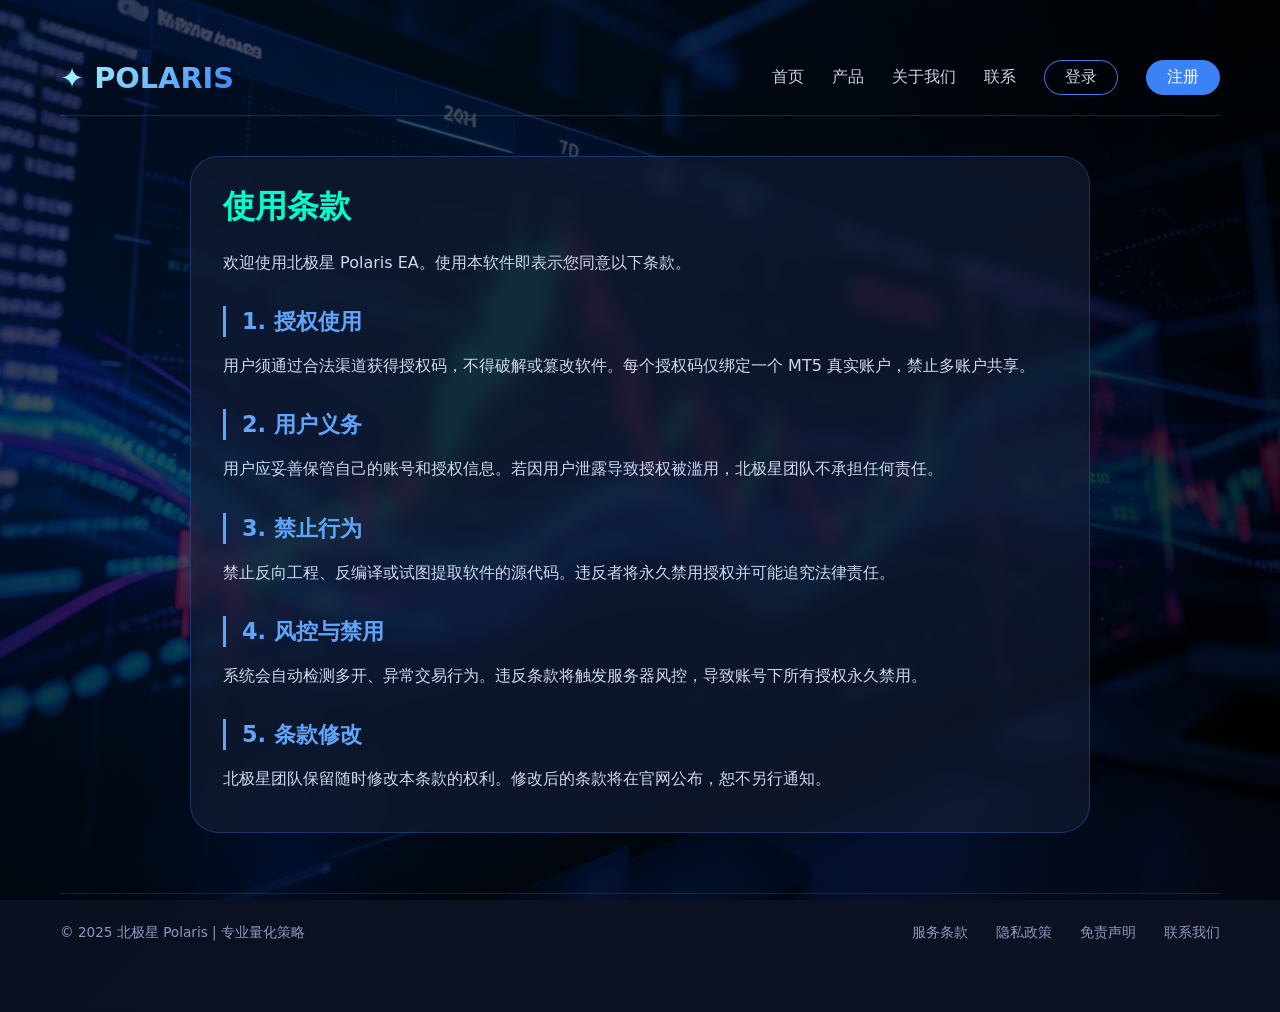
<file: terms.html>
<!DOCTYPE html>
<html lang="zh-CN">
<head>
    <meta charset="UTF-8">
    <meta name="viewport" content="width=device-width, initial-scale=1.0">
    <title>使用条款 - 北极星 Polaris</title>
    <link rel="stylesheet" href="/style.css">
    <style>
        .legal-content { max-width: 900px; margin: 0 auto; }
        .legal-content h1 { font-size: 2rem; margin-bottom: 20px; color: #00ffcc; }
        .legal-content h2 { font-size: 1.4rem; margin: 30px 0 15px; color: #60a5fa; border-left: 3px solid #60a5fa; padding-left: 16px; }
        .legal-content p { line-height: 1.7; margin-bottom: 12px; }
        .legal-content ul { padding-left: 24px; margin-bottom: 16px; }
    </style>
</head>
<body class="public-page">
<div class="hero-bg"></div>
<div class="overlay"></div>
<div class="content">
    <nav class="public-nav">
        <div class="logo">✦ POLARIS</div>
        <div class="nav-links">
            <a href="/index.html">首页</a>
            <a href="/product.html">产品</a>
            <a href="/about.html">关于我们</a>
            <a href="/contact.html">联系</a>
            <a href="/login.html" class="btn-outline">登录</a>
            <a href="/login.html?register=1" class="btn-outline" style="background:#3b82f6;color:white;">注册</a>
        </div>
    </nav>

    <div class="legal-content public-card">
        <h1>使用条款</h1>
        <p>欢迎使用北极星 Polaris EA。使用本软件即表示您同意以下条款。</p>
        <h2>1. 授权使用</h2>
        <p>用户须通过合法渠道获得授权码，不得破解或篡改软件。每个授权码仅绑定一个 MT5 真实账户，禁止多账户共享。</p>
        <h2>2. 用户义务</h2>
        <p>用户应妥善保管自己的账号和授权信息。若因用户泄露导致授权被滥用，北极星团队不承担任何责任。</p>
        <h2>3. 禁止行为</h2>
        <p>禁止反向工程、反编译或试图提取软件的源代码。违反者将永久禁用授权并可能追究法律责任。</p>
        <h2>4. 风控与禁用</h2>
        <p>系统会自动检测多开、异常交易行为。违反条款将触发服务器风控，导致账号下所有授权永久禁用。</p>
        <h2>5. 条款修改</h2>
        <p>北极星团队保留随时修改本条款的权利。修改后的条款将在官网公布，恕不另行通知。</p>
    </div>

    <footer class="public-footer">
        <div>© 2025 北极星 Polaris | 专业量化策略</div>
        <div class="footer-links">
            <a href="/terms.html">服务条款</a>
            <a href="/privacy.html">隐私政策</a>
            <a href="/disclaimer.html">免责声明</a>
            <a href="/contact.html">联系我们</a>
        </div>
    </footer>
</div>
<script src="/bg-slideshow.js"></script>
</body>
</html>
</file>
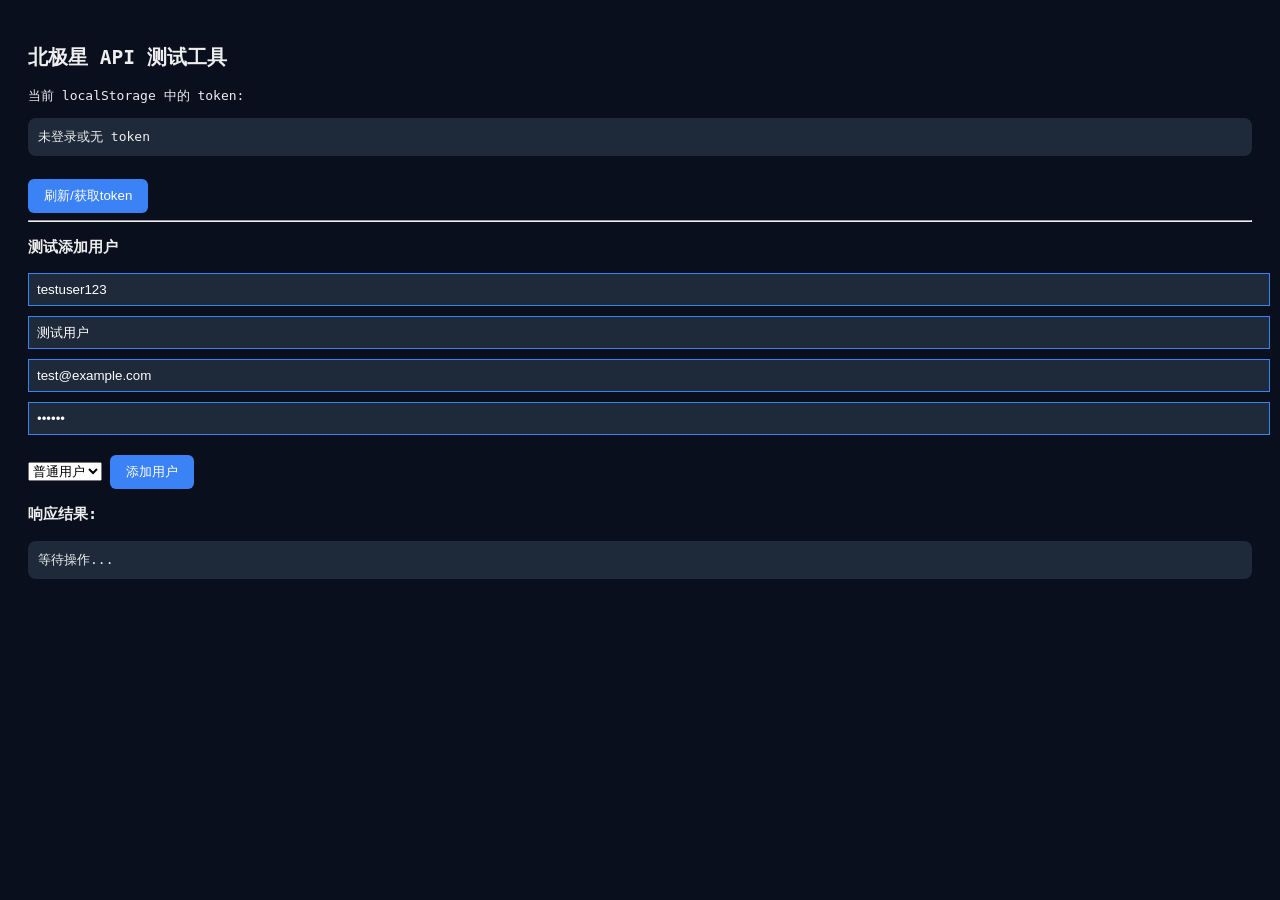
<file: test-api.html>
<!DOCTYPE html>
<html>
<head>
    <title>API 测试工具</title>
    <meta charset="UTF-8">
    <style>
        body { background: #0a0f1e; color: #eee; font-family: monospace; padding: 20px; }
        pre { background: #1e2a3a; padding: 10px; border-radius: 8px; overflow-x: auto; }
        button { background: #3b82f6; border: none; padding: 8px 16px; border-radius: 6px; color: white; cursor: pointer; margin-top: 10px; }
        input, textarea { width: 100%; margin-bottom: 10px; background: #1e2a3a; border: 1px solid #3b82f6; color: white; padding: 8px; }
    </style>
</head>
<body>
    <h2>北极星 API 测试工具</h2>
    <div>
        <p>当前 localStorage 中的 token:</p>
        <pre id="tokenDisplay"></pre>
        <button id="refreshToken">刷新/获取token</button>
    </div>
    <hr>
    <h3>测试添加用户</h3>
    <div>
        <input type="text" id="testUsername" placeholder="用户名" value="testuser123">
        <input type="text" id="testNickname" placeholder="昵称" value="测试用户">
        <input type="email" id="testEmail" placeholder="邮箱" value="test@example.com">
        <input type="password" id="testPassword" placeholder="密码" value="123456">
        <select id="testRole">
            <option value="user">普通用户</option>
            <option value="agent">代理商</option>
        </select>
        <button id="testAddUser">添加用户</button>
    </div>
    <div>
        <h3>响应结果:</h3>
        <pre id="result">等待操作...</pre>
    </div>

    <script>
        const API_BASE = 'https://polaris-backend.catalinanapelon755.workers.dev';
        const tokenDisplay = document.getElementById('tokenDisplay');
        const refreshBtn = document.getElementById('refreshToken');
        const addBtn = document.getElementById('testAddUser');
        const resultDiv = document.getElementById('result');

        function getToken() {
            return localStorage.getItem('token');
        }

        function updateTokenDisplay() {
            const token = getToken();
            tokenDisplay.innerText = token ? token.substring(0, 50) + '...' : '未登录或无 token';
        }

        refreshBtn.addEventListener('click', () => {
            updateTokenDisplay();
        });

        addBtn.addEventListener('click', async () => {
            const token = getToken();
            if (!token) {
                resultDiv.innerText = '错误: 未找到 token，请先登录管理后台，再访问此页面。';
                return;
            }
            const username = document.getElementById('testUsername').value.trim();
            const nickname = document.getElementById('testNickname').value.trim();
            const email = document.getElementById('testEmail').value.trim();
            const password = document.getElementById('testPassword').value;
            const role = document.getElementById('testRole').value;

            if (!username || !nickname || !email || !password) {
                resultDiv.innerText = '请填写完整信息';
                return;
            }

            resultDiv.innerText = '发送请求中...';
            try {
                const res = await fetch(`${API_BASE}/api/admin/user`, {
                    method: 'POST',
                    headers: {
                        'Content-Type': 'application/json',
                        'Authorization': `Bearer ${token}`
                    },
                    body: JSON.stringify({ username, nickname, email, password, role })
                });
                const data = await res.json();
                resultDiv.innerText = JSON.stringify(data, null, 2);
            } catch (err) {
                resultDiv.innerText = `请求失败: ${err.message}`;
            }
        });

        updateTokenDisplay();
    </script>
</body>
</html>
</file>
<file: style.css>
* {
    margin: 0;
    padding: 0;
    box-sizing: border-box;
}

body {
    background: linear-gradient(135deg, #0a0f1e 0%, #0c1222 100%);
    color: #eef5ff;
    font-family: 'Segoe UI', 'Poppins', system-ui, -apple-system, sans-serif;
    padding: 20px;
    min-height: 100vh;
}

.container {
    max-width: 1400px;
    margin: 0 auto;
}

.card {
    background: rgba(20, 30, 55, 0.6);
    backdrop-filter: blur(8px);
    border-radius: 24px;
    padding: 24px;
    margin-bottom: 24px;
    border: 1px solid rgba(59, 130, 246, 0.3);
    transition: all 0.2s;
}

.card:hover {
    border-color: #3b82f6;
}

.card h2, .card h3 {
    color: #00ffcc;
    margin-bottom: 16px;
    font-weight: 600;
}

.card h2 {
    font-size: 1.6rem;
    border-left: 4px solid #00ffcc;
    padding-left: 16px;
}

.btn {
    background: #3b82f6;
    border: none;
    padding: 8px 20px;
    border-radius: 40px;
    color: white;
    font-weight: 600;
    cursor: pointer;
    transition: all 0.2s;
    font-size: 0.9rem;
    text-decoration: none;
    display: inline-block;
}

.btn:hover {
    background: #2563eb;
    transform: translateY(-2px);
    box-shadow: 0 6px 14px rgba(59, 130, 246, 0.3);
}

.btn-outline {
    background: transparent;
    border: 1px solid #3b82f6;
    color: #3b82f6;
}

.btn-outline:hover {
    background: #3b82f6;
    color: white;
}

.btn-small {
    padding: 4px 12px;
    font-size: 0.8rem;
}

.btn-danger {
    background: #dc2626;
}

.btn-danger:hover {
    background: #b91c1c;
}

input, select, textarea {
    background: #1e2a3a;
    border: 1px solid #3b82f6;
    border-radius: 12px;
    padding: 8px 14px;
    color: white;
    font-size: 0.9rem;
    outline: none;
    transition: 0.2s;
}

input:focus, select:focus {
    border-color: #00ffcc;
    box-shadow: 0 0 5px rgba(0,255,204,0.3);
}

table {
    width: 100%;
    border-collapse: collapse;
    margin-top: 16px;
}

th, td {
    padding: 12px 8px;
    text-align: left;
    border-bottom: 1px solid #2d3a5e;
}

th {
    color: #00ffcc;
    font-weight: 500;
}

tr:hover {
    background: rgba(59,130,246,0.1);
}

.badge-online {
    background: #10b981;
    color: white;
    padding: 2px 10px;
    border-radius: 20px;
    font-size: 0.75rem;
}

.badge-offline {
    background: #6b7280;
    color: white;
    padding: 2px 10px;
    border-radius: 20px;
    font-size: 0.75rem;
}

.badge-warning {
    background: #f59e0b;
    color: black;
    padding: 2px 10px;
    border-radius: 20px;
    font-size: 0.75rem;
}

.table-wrapper {
    overflow-x: auto;
}

.error {
    color: #f87171;
    font-size: 0.85rem;
    margin-top: 8px;
}

.success {
    color: #00ffcc;
}

.hidden {
    display: none;
}

.flex-between {
    display: flex;
    justify-content: space-between;
    align-items: center;
    flex-wrap: wrap;
    gap: 16px;
}

.mb-4 {
    margin-bottom: 16px;
}

/* ========== 公共页面专用样式 ========== */
.public-page {
    min-height: 100vh;
    position: relative;
}
.public-page .hero-bg {
    position: fixed;
    top: 0;
    left: 0;
    width: 100%;
    height: 100%;
    z-index: -2;
    background-size: cover;
    background-position: center;
    transition: background-image 0.8s ease-in-out;
}
.public-page .overlay {
    position: fixed;
    top: 0;
    left: 0;
    width: 100%;
    height: 100%;
    background: radial-gradient(circle at 20% 30%, rgba(0,20,40,0.7), rgba(0,0,0,0.85));
    z-index: -1;
}
.public-page .content {
    position: relative;
    z-index: 2;
    max-width: 1200px;
    margin: 0 auto;
    padding: 20px;
}
.public-nav {
    display: flex;
    justify-content: space-between;
    align-items: center;
    padding: 20px 0;
    flex-wrap: wrap;
    border-bottom: 1px solid rgba(100,180,250,0.2);
    margin-bottom: 40px;
}
.public-nav .logo {
    font-size: 1.8rem;
    font-weight: 700;
    background: linear-gradient(135deg, #aaffff, #3b82f6);
    -webkit-background-clip: text;
    background-clip: text;
    color: transparent;
}
.public-nav .nav-links {
    display: flex;
    gap: 28px;
    flex-wrap: wrap;
    align-items: center;
}
.public-nav .nav-links a {
    color: #cbd5e6;
    text-decoration: none;
    font-weight: 500;
    transition: 0.2s;
}
.public-nav .nav-links a:hover {
    color: #60a5fa;
}
.public-nav .btn-outline {
    border: 1px solid #3b82f6;
    background: transparent;
    padding: 6px 20px;
    border-radius: 40px;
    color: #3b82f6;
}
.public-nav .btn-outline:hover {
    background: #3b82f6;
    color: white;
}
.public-footer {
    margin-top: 60px;
    padding: 30px 0;
    border-top: 1px solid rgba(100,150,220,0.2);
    display: flex;
    flex-wrap: wrap;
    justify-content: space-between;
    gap: 20px;
    font-size: 0.85rem;
    color: #8a9ac0;
}
.public-footer .footer-links {
    display: flex;
    gap: 28px;
}
.public-footer .footer-links a {
    color: #8a9ac0;
    text-decoration: none;
}
.public-footer .footer-links a:hover {
    color: #60a5fa;
}
.public-card {
    background: rgba(20,30,55,0.6);
    backdrop-filter: blur(8px);
    border-radius: 28px;
    padding: 28px 32px;
    border: 1px solid rgba(59,130,246,0.3);
    margin-bottom: 30px;
}
.public-card h1 {
    font-size: 2.2rem;
    margin-bottom: 20px;
    color: #00ffcc;
}
.public-card h2 {
    font-size: 1.6rem;
    margin: 20px 0 10px;
    color: #60a5fa;
}
.public-card p, .public-card li {
    line-height: 1.8;
    color: #d0d8f0;
}
.public-card a {
    color: #00ffcc;
}
@media (max-width: 720px) {
    .public-nav { flex-direction: column; gap: 15px; }
    .public-nav .nav-links { justify-content: center; }
    .public-card { padding: 20px; }
    .public-card h1 { font-size: 1.8rem; }
}

/* ========== 管理后台 Tab 样式 ========== */
.tab-bar {
    display: flex;
    gap: 10px;
    margin-bottom: 20px;
    border-bottom: 1px solid #444;
    padding-bottom: 10px;
    align-items: center;
    flex-wrap: wrap;
}
.tab {
    padding: 8px 16px;
    cursor: pointer;
    background: #2a2a3a;
    border-radius: 8px;
    transition: 0.2s;
    font-weight: 500;
}
.tab.active {
    background: #00ffcc;
    color: #1e1e2f;
}
</file>
